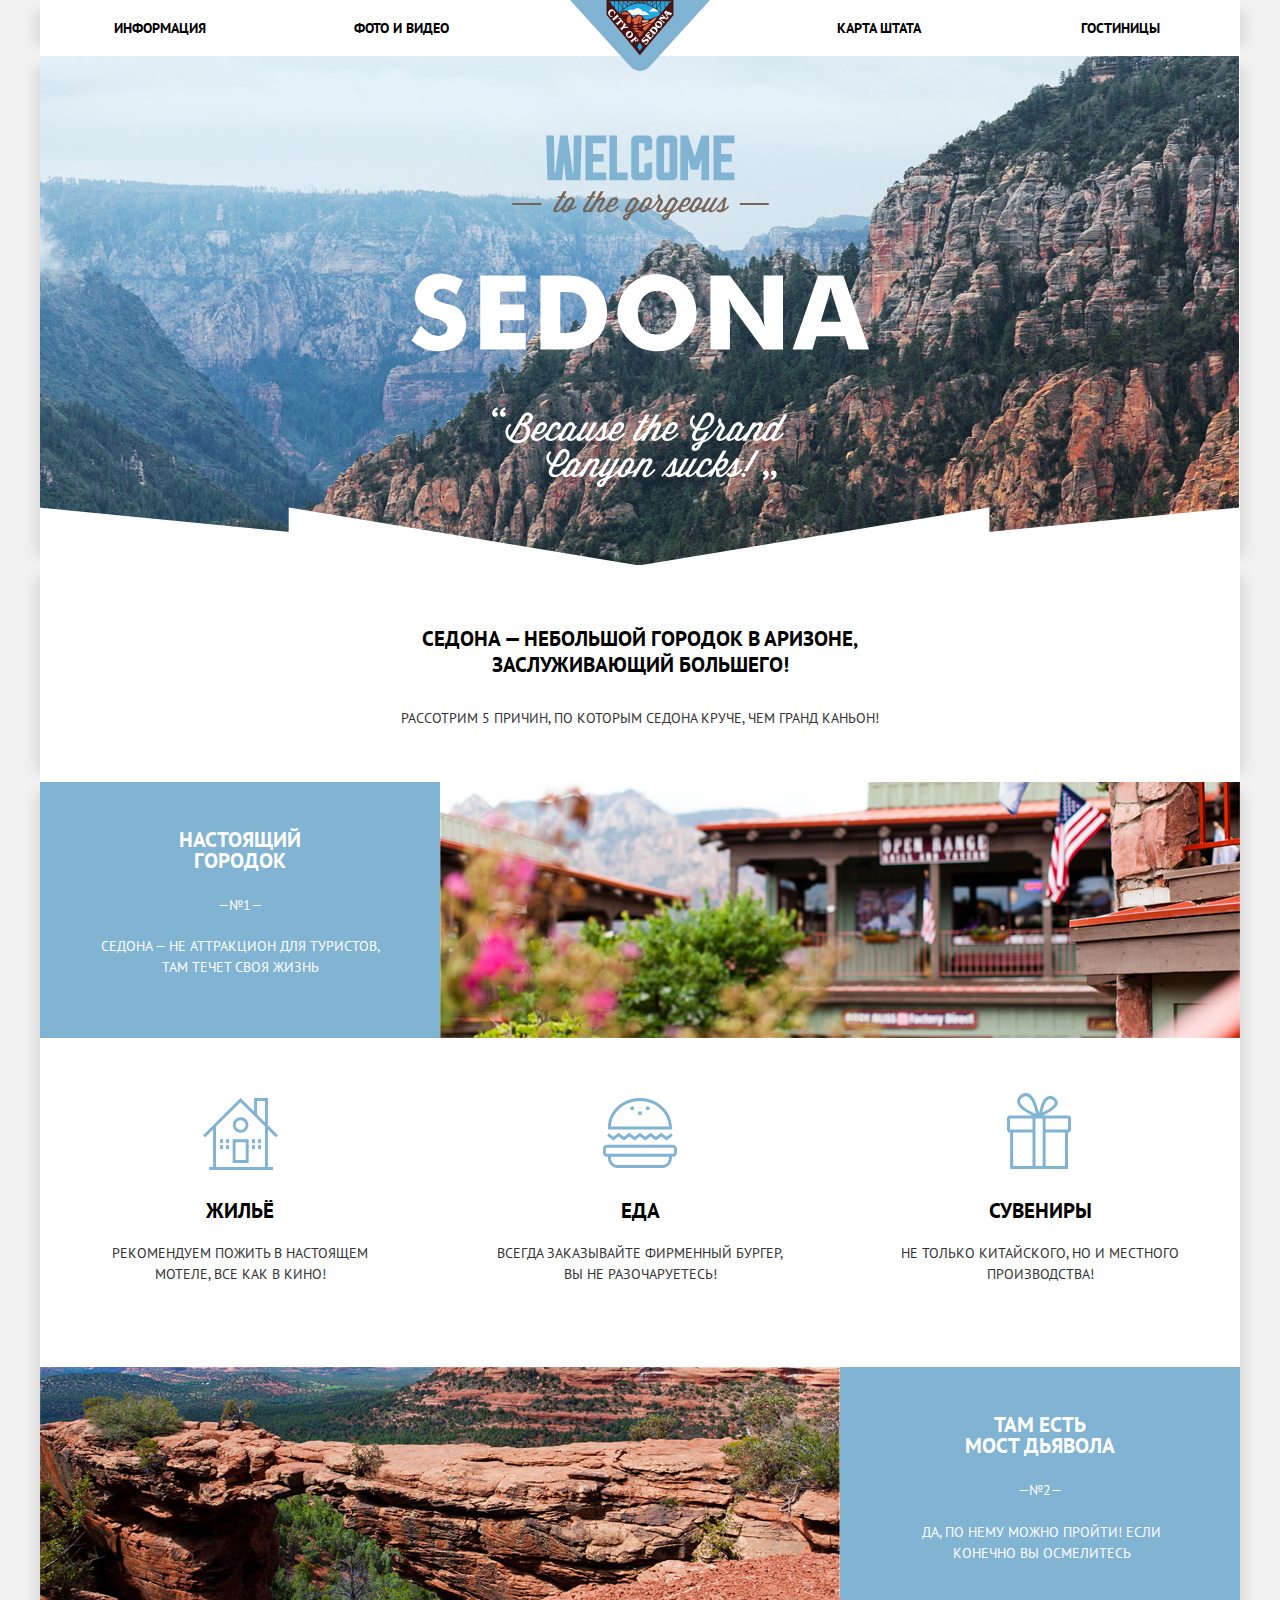
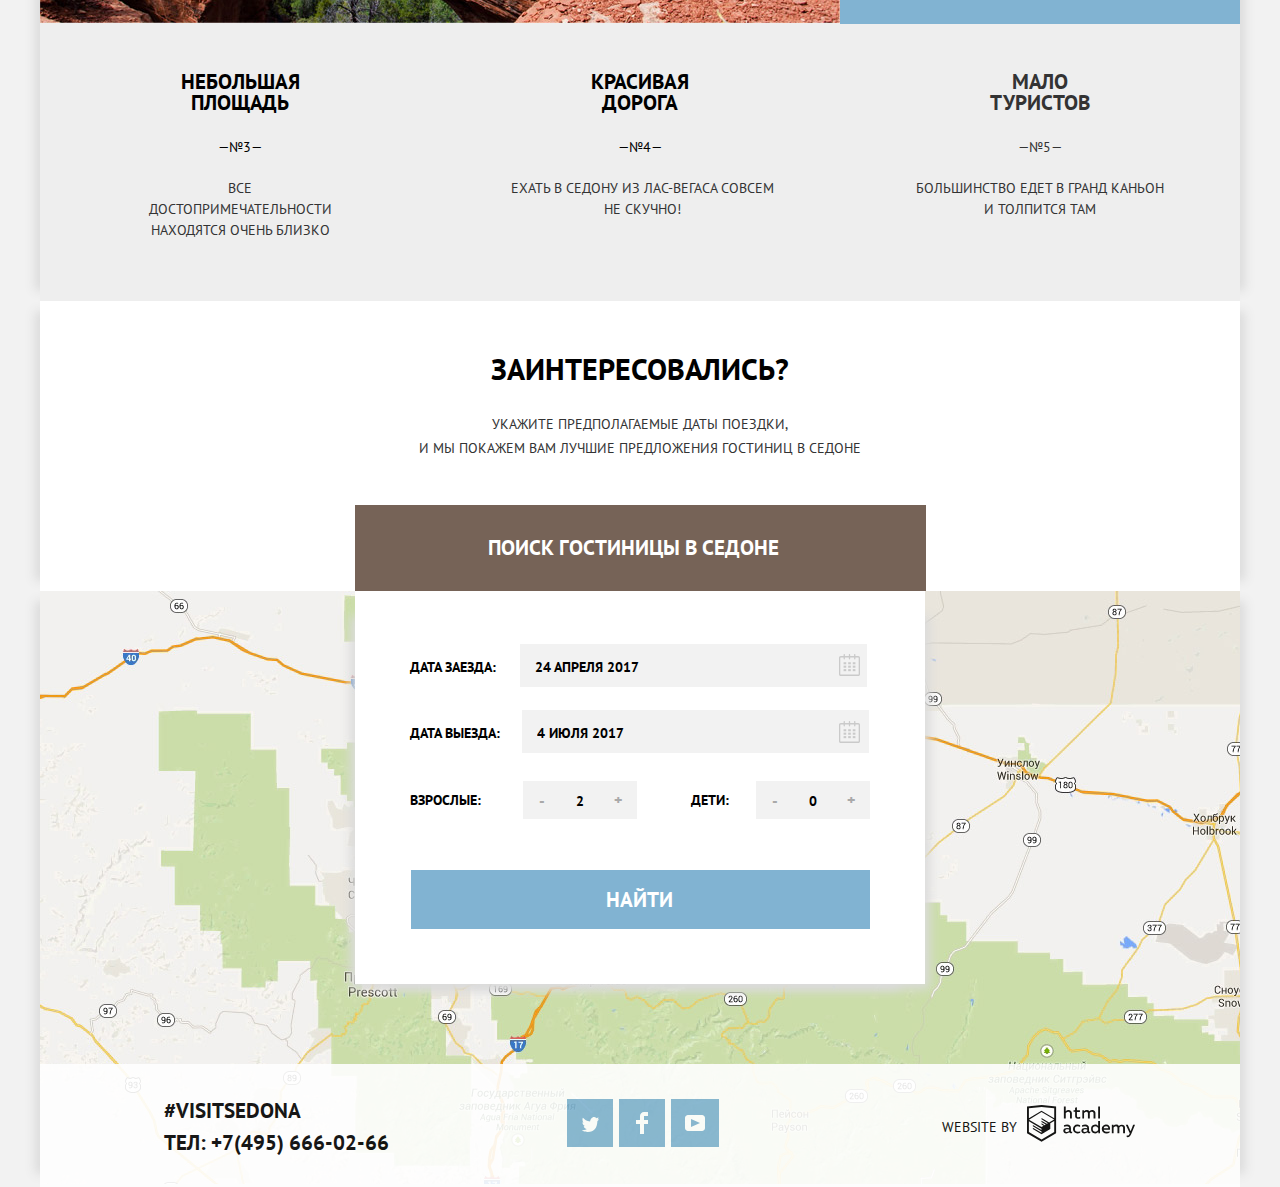
<file: index.html>
<!DOCTYPE html>
<html lang="ru">
<head>
    <meta charset="utf-8">
    <title>HTML Academy:Седона</title>
    <link href="https://fonts.googleapis.com/css?family=PT+Sans:400,700&display=swap&subset=cyrillic" rel="stylesheet">
    <link href="css/normalize-min.css" rel="stylesheet">
    <link href="css/style-min.css" rel="stylesheet">
</head>
<body>
    <header>
        <nav class="main-navigation shadow">
            <img class="nav-logo" src="img/logoSedona.svg" width="140" height="71" alt="Логотип города Седона">
            <ul class="site-navigation">
                <li class="site-navigation-item">
                    <a href="#">Информация</a>
                    <a href="#">Фото и видео</a>
                </li>
                <li class="site-navigation-item">
                    <a href="#">Карта штата</a>
                    <a href="hotels.html">Гостиницы</a>
                </li>  
            </ul>
        </nav>
    </header>
    <main>
        <div class="title shadow">
            <h1 class="visually-hidden">Город Седона</h1>
            <img src="img/welcomeSedona.svg" width="459" height="353" alt="Добро пожаловать в Седону">
        </div>
        <section>
            <div class="advantages-title shadow">
                <h2 class="visually-hidden">Преимущества Седоны</h2>
                <p class="advantages-subtitle">Седона — небольшой городок в Аризоне, заслуживающий большего!</p>
                <p>Рассотрим 5 причин, по которым Седона круче, чем Гранд Каньон!</p>
            </div>
            <ul class="advantages-items shadow">
                <li class="advantages-item">
                    <div class="reason item-1">
                        <h3>Настоящий<br>городок</h3>
                        <span>—№1—</span>
                        <p class="reason-1">Седона — не аттракцион для туристов, там течет своя жизнь</p>
                    </div>
                    <img src="img/city_view.jpg" width="800" height="256" alt="Деревянные домики на фоне гор">
                </li>
                <li class="advantages-item">
                    <section>
                        <h2 class="visually-hidden">Рекомендации</h2>
                        <ul class="recommend-items">
                            <li class="recommend-item">
                                <h3>Жильё</h3>
                                <p>Рекомендуем пожить в настоящем мотеле, все как в кино!</p>
                            </li>
                            <li class="recommend-item">
                                <h3>Еда</h3>
                                <p>Всегда заказывайте фирменный бургер, вы не разочаруетесь!</p>
                            </li>
                            <li class="recommend-item">
                                <h3>Сувениры</h3>
                                <p>Не только китайского, но и местного производства!</p>
                            </li>
                        </ul>
                    </section>
                </li>
                <li class="advantages-item">
                    <img src="img/canyon_view.jpg" width="800" height="256" alt="Каменистый мост дьявола на фоне каньона">
                    <div class="reason item-1">
                        <h3>Там есть<br>мост дьявола</h3>
                        <span>—№2—</span>
                        <p class="reason-2">Да, по нему можно пройти! Если конечно вы осмелитесь</p>
                    </div>
                </li>
                <li class="advantages-item">
                    <div class="reason">
                        <h3>Небольшая<br>площадь</h3>
                        <span>—№3—</span>
                        <p class="reason-3 item-2">Все достопримечательности находятся очень близко</p>
                    </div>
                    <div class="reason">
                        <h3>Красивая<br>дорога</h3>
                        <span>—№4—</span>
                        <p class="reason-4 item-2">Ехать в Седону из Лас-Вегаса совсем не скучно!</p>
                    </div>
                    <div class="reason item-2">
                        <h3>Мало<br>туристов</h3>
                        <span>—№5—</span>
                        <p class="reason-5">Большинство едет в Гранд Каньон и толпится там</p>
                    </div>
                </li>
            </ul>
        </section>
        <section>
            <div class="search-title shadow">
                <h2 class="visually-hidden">Поиск гостиниц</h2>
                <h3>Заинтересовались?</h3>
                <p>Укажите предполагаемые даты поездки,<br>
                    и мы покажем вам лучшие предложения гостиниц в седоне
                </p>
                <a class="button-search button-style1" href="#">Поиск гостиницы в Седоне</a>
            </div>
            <div class="map">
            <form class="search-form" action="https://echo.htmlacademy.ru" method="get">
                <div class="search-form-items">
                    <label class="form-item">Дата Заезда:
                        <input type="text" name="arrival_date" placeholder="24 апреля 2017">
                    </label>
                    <button class="button-calendar-1" type="button" aria-label="кнопка календаря">
                        <svg class="calendar-img" width="21px" height="22px">	
                            <path d="M19.251,2.025h-2.845V0.648c0-0.381-0.294-0.689-0.656-0.689c-0.363,0-0.656,0.308-0.656,0.689v1.377h-3.938V0.648
                            c0-0.381-0.294-0.689-0.655-0.689c-0.363,0-0.657,0.308-0.657,0.689v1.377H5.906V0.648c0-0.381-0.294-0.689-0.656-0.689
                            c-0.363,0-0.657,0.308-0.657,0.689v1.377H1.75C0.784,2.025,0,2.847,0,3.862v16.302C0,21.179,0.784,22,1.75,22h17.501
                            C20.217,22,21,21.179,21,20.164V3.862C21,2.847,20.217,2.025,19.251,2.025z M19.688,20.164c0,0.253-0.195,0.459-0.437,0.459H1.75
                            c-0.241,0-0.438-0.206-0.438-0.459V3.862c0-0.253,0.196-0.459,0.438-0.459h2.844v1.378c0,0.381,0.294,0.689,0.657,0.689
                            c0.362,0,0.656-0.308,0.656-0.689V3.403h3.938v1.378c0,0.381,0.294,0.689,0.657,0.689c0.361,0,0.655-0.308,0.655-0.689V3.403h3.938
                            v1.378c0,0.381,0.293,0.689,0.656,0.689c0.362,0,0.656-0.308,0.656-0.689V3.403h2.845c0.241,0,0.437,0.206,0.437,0.459V20.164z"/> 
                            <rect x="4.594" y="8.225" width="2.625" height="2.066"/>
                            <rect x="4.594" y="11.668" width="2.625" height="2.067"/>
                            <rect x="4.594" y="15.112" width="2.625" height="2.066"/>
                            <rect x="9.188" y="15.112" width="2.625" height="2.066"/>
                            <rect x="9.188" y="11.668" width="2.625" height="2.067"/>
                            <rect x="9.188" y="8.225" width="2.625" height="2.066"/>
                            <rect x="13.781" y="15.112" width="2.625" height="2.066"/>
                            <rect x="13.781" y="11.668" width="2.625" height="2.067"/>
                            <rect x="13.781" y="8.225" width="2.625" height="2.066"/>
                        </svg>
                    </button>
                    <label class="form-item">Дата Выезда:
                        <input type="text" name="departure_date" placeholder="4 июля 2017">
                    </label>
                    <button class="button-calendar-2" type="button" aria-label="кнопка календаря">
                        <svg class="calendar-img" width="21px" height="22px">	
                            <path d="M19.251,2.025h-2.845V0.648c0-0.381-0.294-0.689-0.656-0.689c-0.363,0-0.656,0.308-0.656,0.689v1.377h-3.938V0.648
                            c0-0.381-0.294-0.689-0.655-0.689c-0.363,0-0.657,0.308-0.657,0.689v1.377H5.906V0.648c0-0.381-0.294-0.689-0.656-0.689
                            c-0.363,0-0.657,0.308-0.657,0.689v1.377H1.75C0.784,2.025,0,2.847,0,3.862v16.302C0,21.179,0.784,22,1.75,22h17.501
                            C20.217,22,21,21.179,21,20.164V3.862C21,2.847,20.217,2.025,19.251,2.025z M19.688,20.164c0,0.253-0.195,0.459-0.437,0.459H1.75
                            c-0.241,0-0.438-0.206-0.438-0.459V3.862c0-0.253,0.196-0.459,0.438-0.459h2.844v1.378c0,0.381,0.294,0.689,0.657,0.689
                            c0.362,0,0.656-0.308,0.656-0.689V3.403h3.938v1.378c0,0.381,0.294,0.689,0.657,0.689c0.361,0,0.655-0.308,0.655-0.689V3.403h3.938
                            v1.378c0,0.381,0.293,0.689,0.656,0.689c0.362,0,0.656-0.308,0.656-0.689V3.403h2.845c0.241,0,0.437,0.206,0.437,0.459V20.164z"/> 
                            <rect x="4.594" y="8.225" width="2.625" height="2.066"/>
                            <rect x="4.594" y="11.668" width="2.625" height="2.067"/>
                            <rect x="4.594" y="15.112" width="2.625" height="2.066"/>
                            <rect x="9.188" y="15.112" width="2.625" height="2.066"/>
                            <rect x="9.188" y="11.668" width="2.625" height="2.067"/>
                            <rect x="9.188" y="8.225" width="2.625" height="2.066"/>
                            <rect x="13.781" y="15.112" width="2.625" height="2.066"/>
                            <rect x="13.781" y="11.668" width="2.625" height="2.067"/>
                            <rect x="13.781" y="8.225" width="2.625" height="2.066"/>
                        </svg>
                    </button>
                    <div class="visitors">
                        <label for="adult">Взрослые:</label>
                        <div class="wrapper-visit-button">
                            <button class="button-switch" type="button">-</button>
                            <input type="text" name="adult" id="adult" placeholder="2">
                            <button class="button-switch" type="button">+</button>
                        </div>
                        <label for="child">Дети:</label>
                        <div class="wrapper-visit-button">
                            <button class="button-switch" type="button">-</button>
                            <input type="text" name="child" id="child" placeholder="0">
                            <button class="button-switch" type="button">+</button>
                        </div>
                    </div>
                </div>
                <button class="button-search button-style2" type="submit">Найти</button>
            </form>
            <iframe class="google-map" src="https://www.google.com/maps/embed?pb=!1m18!1m12!1m3!1d587632.118421145!2d-112.30908239153678!3d34.85095389778911!2m3!1f0!2f0!3f0!3m2!1i1024!2i768!4f13.1!3m3!1m2!1s0x872da132f942b00d%3A0x5548c523fa6c8efd!2z0KHQtdC00L7QvdCwLCDQkNGA0LjQt9C-0L3QsCA4NjMzNiwg0KHQqNCQ!5e0!3m2!1sru!2sru!4v1583139441598!5m2!1sru!2sru" width="1200" height="593" style="border:0;" allowfullscreen=""></iframe>
            <img class="shadow" src="img/map.jpg" width="1200" height="593" alt="Местоположение города Седона на карте">
        </div>
        </section>
    </main>
    <footer class="footer-container footer-index">
        <p class="footer-contacts">
            <a href="#">#VISITSEDONA</a>
            <a href="tel:+74956660266">Тел: +7(495) 666-02-66</a>
        </p>  
        <div class="footer-social">
            <ul>
                <li>
                    <a class="button-twitter button-style2" href="#" aria-label="значек твиттер">
                        <svg class="button-social" x="0px" y="0px" width="17px" height="15px">
                            <path d="M10.95,0.144c1.685-0.496,2.984,0.27,3.577,1.179c0.673-0.231,1.331-0.481,2.011-0.708
                            c-0.004,0.861-0.522,1.513-0.857,1.768c0.685,0.17,1.304-0.491,1.304-0.491c-0.169,1-1.006,1.788-1.563,2.024
                            c-0.231,6.75-3.175,11.217-10.077,11.082c-0.522,0,0.075,0-0.446,0c-0.41,0-4.164-0.46-4.898-1.887
                            c2.271,0.196,3.893-0.422,4.693-1.177c-0.96-0.3-2.679-0.477-2.979-2.95C2.064,9.09,2.279,9.212,2.905,9.103
                            C1.705,8.247,0.374,7.53,0.448,5.33c0.285,0.328,1.067,0.536,1.34,0.472c-0.703-0.241-1.97-3.36-0.894-4.952
                            c1.818,1.854,3.735,3.606,7.152,3.773C8.254,2.33,9.183,0.793,10.95,0.144z"/>
                        </svg>
                    </a>
                </li>
                <li>
                    <a class="button-fb button-style2" href="#" aria-label="значек фэйсбук">
                        <svg class="button-social" x="0px" y="0px" width="12px" height="22px">   
                            <path d="M12,4V0H8C5.791,0,4,1.791,4,4v4H0v4h4v10h4V12h4V8H8V4H12z"/>
                        </svg>
                    </a>
                </li>
                <li>
                    <a class="button-youtube button-style2" href="#" aria-label="значек ютуб">
                        <svg class="button-social" x="0px" y="0px" width="20px" height="16px">
                            <path d="M17,0H3C1.35,0,0,1.35,0,3v10c0,1.65,1.35,3,3,3h14c1.65,0,3-1.35,3-3V3C20,1.35,18.65,0,17,0z
                            M6.027,11.998V4.002L15.014,8L6.027,11.998z"/>
                        </svg>
                    </a>
                </li>
            </ul>
        </div>
        <p class="footer-copyright">
            website by 
            <a href="https://htmlacademy.ru/intensive/htmlcss">
                <svg width="115px" height="41px">
                    <path d="M44.61,26.88a2,2,0,0,0,.55-0.1v1.33a3.25,3.25,0,0,1-1.18.21,1.67,1.67,0,0,1-1.67-1,4.84,4.84,0,0,1-3.14,1.08c-1.51,0-2.91-.83-2.91-2.55,0-2.13,2-2.79,3.71-2.79a11.08,11.08,0,0,1,2.17.25v-0.3c0-1-.76-1.77-2.19-1.77a7.42,7.42,0,0,0-3,.64v-1.7a10.21,10.21,0,0,1,3.19-.55c2.36,0,3.81,1.12,3.81,3.65v3a0.54,0.54,0,0,0,.49.59h0.17Zm-6.44-1.13A1.35,1.35,0,0,0,39.63,27h0.11a3.39,3.39,0,0,0,2.41-1V24.58a9.72,9.72,0,0,0-1.81-.21c-1,0-2.16.33-2.16,1.38h0Zm12.36-6.11a5,5,0,0,1,2.57.64V22a4.08,4.08,0,0,0-2.3-.7,2.75,2.75,0,1,0,0,5.49,5,5,0,0,0,2.43-.64v1.71a6.27,6.27,0,0,1-2.76.57A4.21,4.21,0,0,1,46,24.51q0-.21,0-0.41a4.32,4.32,0,0,1,4.18-4.46h0.38Zm12.17,7.24a2,2,0,0,0,.55-0.1v1.33a3.25,3.25,0,0,1-1.18.21,1.67,1.67,0,0,1-1.67-1,4.84,4.84,0,0,1-3.14,1.08c-1.51,0-2.91-.83-2.91-2.55,0-2.13,2-2.79,3.71-2.79a11.08,11.08,0,0,1,2.17.25v-0.3c0-1-.76-1.77-2.19-1.77a7.42,7.42,0,0,0-3,.64v-1.7a10.21,10.21,0,0,1,3.19-.55c2.36,0,3.81,1.12,3.81,3.65v3a0.54,0.54,0,0,0,.49.59h0.17Zm-6.44-1.13A1.35,1.35,0,0,0,57.73,27h0.11a3.39,3.39,0,0,0,2.41-1V24.58a9.72,9.72,0,0,0-1.81-.21c-1.06,0-2.16.33-2.16,1.38h0ZM73,16V28.2H71.35V26.88a3.88,3.88,0,0,1-3.19,1.54,4.4,4.4,0,0,1,0-8.78,3.81,3.81,0,0,1,3,1.3V16H73Zm-4.53,5.22a2.76,2.76,0,1,0,0,5.52A2.86,2.86,0,0,0,71.15,25V23A2.91,2.91,0,0,0,68.49,21.27ZM79,19.64c3.31,0,4.46,2.68,3.92,5.09H76.7c0.21,1.5,1.67,2.11,3.19,2.11a6.11,6.11,0,0,0,2.64-.59v1.6a7.14,7.14,0,0,1-3,.57C77,28.42,74.78,27,74.78,24a4.18,4.18,0,0,1,4-4.39H79Zm0.09,1.54a2.28,2.28,0,0,0-2.44,2.1v0.06H81.3A2,2,0,0,0,79.13,21.18Zm5.73,7V19.87h1.65v1a3.81,3.81,0,0,1,2.78-1.27A2.86,2.86,0,0,1,91.89,21a4.12,4.12,0,0,1,2.91-1.33A3.06,3.06,0,0,1,98,23V28.2h-1.9V23.05a1.59,1.59,0,0,0-1.42-1.75H94.42a2.8,2.8,0,0,0-2.07,1.12V28.2h-1.9V23.05A1.59,1.59,0,0,0,89,21.31H88.8a3,3,0,0,0-2.21,1.29v5.63H84.86Zm21.31-8.33h1.9l-3.91,9.46c-0.9,2.17-2.09,2.86-3.35,2.86a4.76,4.76,0,0,1-1.1-.14V30.46a2.86,2.86,0,0,0,.85.12c0.9,0,1.58-.64,2.07-1.9l0.17-.42-4-8.4h2l2.86,6.29ZM38.73,1.46V6.22a3.81,3.81,0,0,1,2.7-1.14,3.25,3.25,0,0,1,3.44,3.4v5.15H43V8.72a1.81,1.81,0,0,0-1.61-2h-0.3a2.93,2.93,0,0,0-2.32,1.39v5.52h-1.9V1.46h1.9ZM49.94,2.31v3h3V6.91h-3v3.81c0,1.1.5,1.46,1.58,1.46a4.49,4.49,0,0,0,1.69-.33v1.6A6.8,6.8,0,0,1,51,13.8a2.55,2.55,0,0,1-2.86-2.74V6.89H46.58V5.26h1.5V2.74Zm5.4,11.31V5.28H57v1A3.81,3.81,0,0,1,59.77,5a2.86,2.86,0,0,1,2.6,1.33A4.12,4.12,0,0,1,65.28,5,3.06,3.06,0,0,1,68.44,8.4v5.21h-1.9V8.46a1.59,1.59,0,0,0-1.42-1.75H64.89a2.8,2.8,0,0,0-2.07,1.12v5.78h-1.9V8.46A1.59,1.59,0,0,0,59.5,6.71H59.27A3,3,0,0,0,57.06,8v5.63H55.34ZM71.17,1.45H73V13.6H71.17V1.45ZM14.71,0H14.55L0,1.54V28.21l14.55,8.66,14.55-8.66V1.54Zm12.5,27.1L14.55,34.64,1.9,27.12V16.18l12.59,7.5V25L5.86,19.9v1.31l8.68,5.21v1.39L5.87,22.65V24l8.68,5.21,8.75-5.24V18.31L27.2,16V27.12Zm0-12.53-3.48,2-1.6,1L14.51,13v1.31L21,18.23H21l-0.14.09-1,.54-5.37-3.2V17l4.24,2.52-1,.67-3.2-1.9v1.31l2.1,1.24L14.5,22.1,2,14.65,14.51,7.11Zm0-1.32L14.49,5.76,1.91,13.25v-10L14.56,1.92,27.21,3.25v10h0Z" transform="translate(0 -0.02)"/>
                </svg>
            </a>
        </p>
    </footer>
    <script src="js/modal-form-min.js"></script>    
</body>
</html>
</file>
<file: css/style-min.css>
@keyframes move-search-form{0%{transform:translateY(-80px)}to{transform:translateY(0)}}body{margin:0;padding:0;font-family:'PT Sans',Arial,sans-serif;font-size:14px;color:#000;font-weight:400;text-transform:uppercase;background-color:#f2f2f2}a{text-decoration:none}.visually-hidden:not(:focus):not(:active),input[type=checkbox].visually-hidden,input[type=radio].visually-hidden{position:absolute;width:1px;height:1px;margin:-1px;border:0;padding:0;white-space:nowrap;clip-path:inset(100%);clip:rect(0 0 0 0);overflow:hidden}.main-navigation{box-sizing:border-box;width:1200px;margin-left:auto;margin-right:auto;font-weight:700;background-color:#fff}.nav-logo{position:absolute;left:50%;top:0;transform:translate(-50%)}.site-navigation{display:flex;justify-content:center;margin:0;padding:0;list-style:none}.site-navigation-item:first-child{margin-right:235px}.site-navigation-item{display:flex;flex-wrap:wrap;justify-content:space-around;align-items:center;box-sizing:border-box;width:530px}.site-navigation-item a{color:#000;margin:20px}.site-navigation-item a:focus,.site-navigation-item a:hover{color:#89b8d5}.site-navigation-item a:active{color:#b2b2b2}.advantages-title,.title{display:flex;align-items:center;width:1200px;margin-left:auto;margin-right:auto}.title{justify-content:space-around;min-height:510px;text-align:center;background-color:#d0e4f0;background-image:url(../img/welcome.jpg);background-repeat:no-repeat;background-position:-2px -55px}.advantages-title{flex-direction:column;justify-content:space-between;box-sizing:border-box;padding-top:60px;background-color:#fff}.advantages-subtitle{width:440px;padding:0;margin:0 0 32px;font-size:21px;line-height:26px;font-weight:700;text-align:center}.advantages-title p:nth-of-type(2){padding:0;margin:0 0 56px;color:#333}.advantages-items{padding:0;display:flex;flex-wrap:wrap;justify-content:space-between;box-sizing:border-box;width:1200px;margin:0 auto;list-style:none;text-align:center}.advantages-items h3,.advantages-items p{margin:0;padding:0}.advantages-item,.reason{display:flex;justify-content:flex-start}.advantages-item{flex-wrap:wrap;background-color:#eee}.reason{flex-direction:column;align-items:space-between;width:400px;padding-top:47px}.reason h3{margin-bottom:26px;font-size:21px;line-height:21px}.reason p{margin-top:23px;margin-bottom:60px;line-height:21px}.advantages-item .reason-1{width:290px;margin-left:55px}.advantages-item .reason-2{width:303px;margin-left:50px}.advantages-item .reason-3{width:210px;margin-left:95px}.advantages-item .reason-4{width:264px;margin-left:70px}.advantages-item .reason-5{width:250px;margin-left:75px}.item-1{color:#fff;background-color:#81b3d2}.item-2{color:#333}.recommend-items{display:flex;list-style:none;flex-wrap:wrap;justify-content:space-between;align-items:flex-start;box-sizing:border-box;width:1200px;margin:0;padding:0;background-color:#fff}.recommend-item{display:flex;flex-direction:column;justify-content:flex-end;align-items:center;width:400px}.recommend-item h3{font-size:21px;margin-top:161px;margin-bottom:20px}.recommend-item p{width:286px;margin-bottom:82px;line-height:21px;color:#333}.recommend-item:nth-child(1),.recommend-item:nth-child(2){background-image:url(../img/icon_house.svg);background-repeat:no-repeat;background-position:163px 60px}.recommend-item:nth-child(2){background-image:url(../img/icon_food.svg)}.recommend-item:nth-child(3){background-image:url(../img/icon_gift.svg);background-repeat:no-repeat;background-position:167px 55px}.map,.search-title{display:flex;margin-left:auto}.search-title{flex-direction:column;justify-content:flex-end;align-items:center;box-sizing:border-box;width:1200px;margin-right:auto;text-align:center;background-color:#fff}.search-title h3{margin:0 0 25px;padding:50px 0 0;font-size:30px;line-height:36px}.search-title p{padding:0;margin:0 0 45px;color:#333;line-height:24px}.search-title .button-search{position:relative;z-index:5;display:block;padding:31px 147px 31px 133px}.map{justify-content:center;position:relative}.map img{position:absolute;top:0;z-index:1;left:50%;transform:translate(-50%)}.google-map{position:relative;z-index:2}.search-form{display:block;position:absolute;z-index:3;box-sizing:border-box;width:570px;margin-left:auto;margin-right:auto;font-weight:700;text-transform:uppercase;margin-bottom:0;background-color:#fff;box-shadow:15px 15px 10px -10px #dbdbdb,-15px 15px 10px -10px #dbdbdb;animation-name:move-search-form;animation-duration:1s;animation-fill-mode:both}.search-form-items{display:flex;flex-direction:column;justify-content:space-between;align-items:flex-start;padding-left:55px;padding-right:50px;padding-top:53px}.form-item{margin-bottom:23px;cursor:pointer}.form-item input{box-sizing:border-box;width:347px;border-color:transparent;padding-top:13px;padding-bottom:10px;padding-left:13px;font-size:14px;font-weight:700;color:#000;text-transform:uppercase;background-color:#f2f2f2}.form-item:first-of-type input{margin-left:20px}.form-item:nth-of-type(2) input{margin-left:18px}.button-calendar-1,.button-calendar-2{position:absolute;top:62px;right:59px;border:0;background-color:transparent}.button-calendar-2{top:129px}.calendar-img{fill:#cacaca}.calendar-img:focus,.calendar-img:hover{fill:#000}.calendar-img:active{fill:#81b3d2}.visitors{display:flex;width:460px;justify-content:space-between;align-items:center;margin-top:5px;margin-bottom:25px}.visitors label{cursor:pointer}.visitors label:nth-of-type(2){margin-right:-15px}.wrapper-visit-button{display:flex}.wrapper-visit-button:first-of-type{margin-right:13px}.wrapper-visit-button input{box-sizing:border-box;width:38px;border-color:transparent;padding-top:8px;padding-bottom:5px;padding-left:13px;font-size:14px;font-weight:700;color:#000;text-transform:uppercase;background-color:#f2f2f2}.form-item input::-webkit-input-placeholder{color:#000}.form-item input::-moz-placeholder{opacity:1;color:#000}.wrapper-visit-button input::-webkit-input-placeholder{color:#000}.wrapper-visit-button input::-moz-placeholder{opacity:1;color:#000}.form-item input:hover,.wrapper-visit-button input:hover{background-color:#ebebeb}.form-item input:focus,.wrapper-visit-button input:focus{background-color:#fff;border:2px solid #e5e5e5;outline:0}.button-switch{width:38px;height:38px;border:0;font-size:16px;font-weight:700;color:#a9a9a9;text-transform:uppercase;text-align:center;background-color:#f2f2f2}.button-switch:focus,.button-switch:hover{color:#000}.button-switch:active{color:#81b3d2}.search-form .button-search{display:block;padding:18px 197px 17px 195px;margin:26px auto 55px;border:0}.button-search{font-size:21px;font-weight:700;color:#fff;text-transform:uppercase}.button-style1{background-color:#766357}.button-style1:focus,.button-style1:hover{background-color:#604e43}.button-style1:active{color:#928a85;background-color:#503e33}.button-style2{background-color:#81b3d2}.button-style2:focus,.button-style2:hover{background-color:#669ec0}.button-style2:active{color:#88b6d1;background-color:#5496bd}.footer-index{position:relative;margin-top:-120px;opacity:.9}.footer-container{z-index:4;display:flex;justify-content:space-between;box-sizing:border-box;width:1200px;margin-left:auto;margin-right:auto;padding:35px 98px 32px 124px;background-color:#fff}.footer-container p{margin:0}.footer-contacts a{display:block;font-size:21px;font-weight:700;color:#000}.footer-contacts a:first-child{margin-bottom:8px}.footer-social ul{display:flex;flex-wrap:wrap;justify-content:space-between;margin:0;padding:0 40px 0 0;list-style:none}.footer-social li{margin-right:6px}.button-fb,.button-twitter{display:block;padding:18px 14px 12px 15px}.button-fb{padding:13px 17px 10px}.button-youtube{display:block;padding:16px 14px 13px}.footer-social a{fill:#fff}.footer-social a:active{fill:#88b6d1}.footer-copyright{display:flex;justify-content:space-around;align-items:center;margin-right:0}.footer-copyright a{margin-left:10px;font-size:14px;font-weight:400;fill:#000}.footer-copyright a:focus,.footer-copyright a:hover{fill:#81b3d2}.footer-copyright a:active{fill:#bdbbbc}.filter-container{box-sizing:border-box;width:1200px;min-height:218px;margin-left:auto;margin-right:auto;color:#fff;background-color:#81b3d2;background-image:url(../img/filter.jpg);background-repeat:no-repeat;background-position:0 -60px}.cost,.filter-form,.filter-item{display:flex;justify-content:flex-start}.filter-form{flex-wrap:wrap;padding-top:28px;padding-left:70px;padding-bottom:20px}.cost,.filter-item{flex-direction:column;padding:0;border:0}.cost h3,.filter-item legend{font-size:16px;font-weight:700}.filter-item{margin-right:118px}.check{margin-top:30px;padding-left:40px}.checkbox{position:absolute;width:24px;height:24px;margin-left:-40px;margin-top:-5px;background-image:url(../img/icon_checkbox_off.svg)}.check-input:focus+.checkbox{outline:5px solid}.check-input:checked+.checkbox{background-image:url(../img/icon_checkbox_on.svg)}.check-input:disabled+.checkbox{background-image:url(../img/icon_checkbox_off_disabled.svg)}.check-input:checked:disabled+.checkbox{background-image:url(../img/icon_checkbox_on_disabled.svg)}.cost{margin-left:230px}.cost-wrapper{position:relative;height:36px;margin-bottom:20px;font-size:0;border:2px solid #fff;border-radius:2px}.cost-wrapper label{display:inline-block;width:102px;padding-left:65px;font-size:14px;line-height:38px;vertical-align:top;cursor:pointer}.cost-wrapper .max-price{padding-left:48px}.cost-wrapper input{width:50px;margin:0;color:#fff;font:inherit;background:0 0;border:0}.cost-wrapper::after{content:'';position:absolute;top:50%;left:50%;width:2px;height:22px;background-color:#fff;transform:translate(-50%,-50%)}.range-controls{position:relative;margin-bottom:32px}.range-controls .bar,.range-controls .scale{height:2px;background-color:#fff}.range-controls .bar{width:80%}.range-toggle{position:absolute;top:-9px;width:4px;height:4px;background-color:#ababab;border:8px solid #fff;border-radius:50%;box-shadow:0 2px 1px 0 #ccc;cursor:pointer}.range-toggle:hover{transform:scale(1.2)}.range-toggle-min{left:0}.range-toggle-max{left:80%}.cost h3{margin:0 0 10px}.button-filter{margin-left:87px;margin-right:100px;padding:8px 0;border:2px solid #fff;border-radius:3px;font-size:14px;color:#fff;text-transform:uppercase;background-color:transparent}.button-filter:focus,.button-filter:hover{color:#000;background-color:#fff}.result{display:flex;flex-direction:column;width:1200px;margin-left:auto;margin-right:auto}.result-sort{display:flex;justify-content:flex-start;align-items:center;box-sizing:border-box;padding:32px 73px 30px;border-bottom:1px solid #e5e5e5;background-color:#fff}.result-sort h3{margin:0 50px 0 0;font-size:21px;font-weight:700}.result-sort p,.sort-items{margin:0 40px 0 0;font-size:12px}.sort-items{display:flex;flex-wrap:wrap;flex-grow:1;margin:0;padding:0;list-style:none}.sort-item{margin-right:34px}.sort-item a{color:#b2b2b2;border-bottom:1px dashed #81b3d2}.hotel-name:focus,.hotel-name:hover,.sort-item a:focus,.sort-item a:hover{color:#81b3d2}.sort-item a:active{color:#000;border-bottom:none}.arrow a{fill:#cacaca;margin-left:8px}.arrow a:focus,.arrow a:hover{fill:#000}.arrow a:active{fill:#81b3d2}.result-items{margin:0;padding:0;background-color:#fff;list-style:none}.result-item{display:flex;padding:25px 73px 30px;border-bottom:1px solid #e5e5e5}.result-item h3,.result-item p{margin:0}.result-item img{margin-right:30px;margin-top:5px}.description{flex-grow:1}.hotel-name{font-size:21px;font-weight:700;color:#000}.hotel-name:active{color:#cacaca}.wrapper{display:flex;width:175px;justify-content:space-between;margin-top:11px;margin-bottom:15px;color:#333}.button-result{display:inline-block;padding:6px 17px;font-size:14px;font-weight:700;color:#fff;vertical-align:top;text-transform:uppercase}.rating{display:flex;flex-direction:column;justify-content:space-between;align-items:flex-end}.rating .stars-four,.rating .stars-three,.rating .stars-two{width:80px;height:20px;background-image:url(../img/icon_star.svg);background-repeat:round}.rating .stars-three,.rating .stars-two{width:60px}.rating .stars-two{width:40px}.rating-item{padding:6px 13px 6px 16px;color:#666;background-color:#f2f2f2}.site-navigation-item .active{color:#766357}.arrow .active{fill:#81b3d2}.sort-item .active{color:#81b3d2;border:0}.form-none{display:none}.shadow{box-shadow:15px 0 10px -10px #dbdbdb,-15px 0 10px -10px #dbdbdb}
</file>
